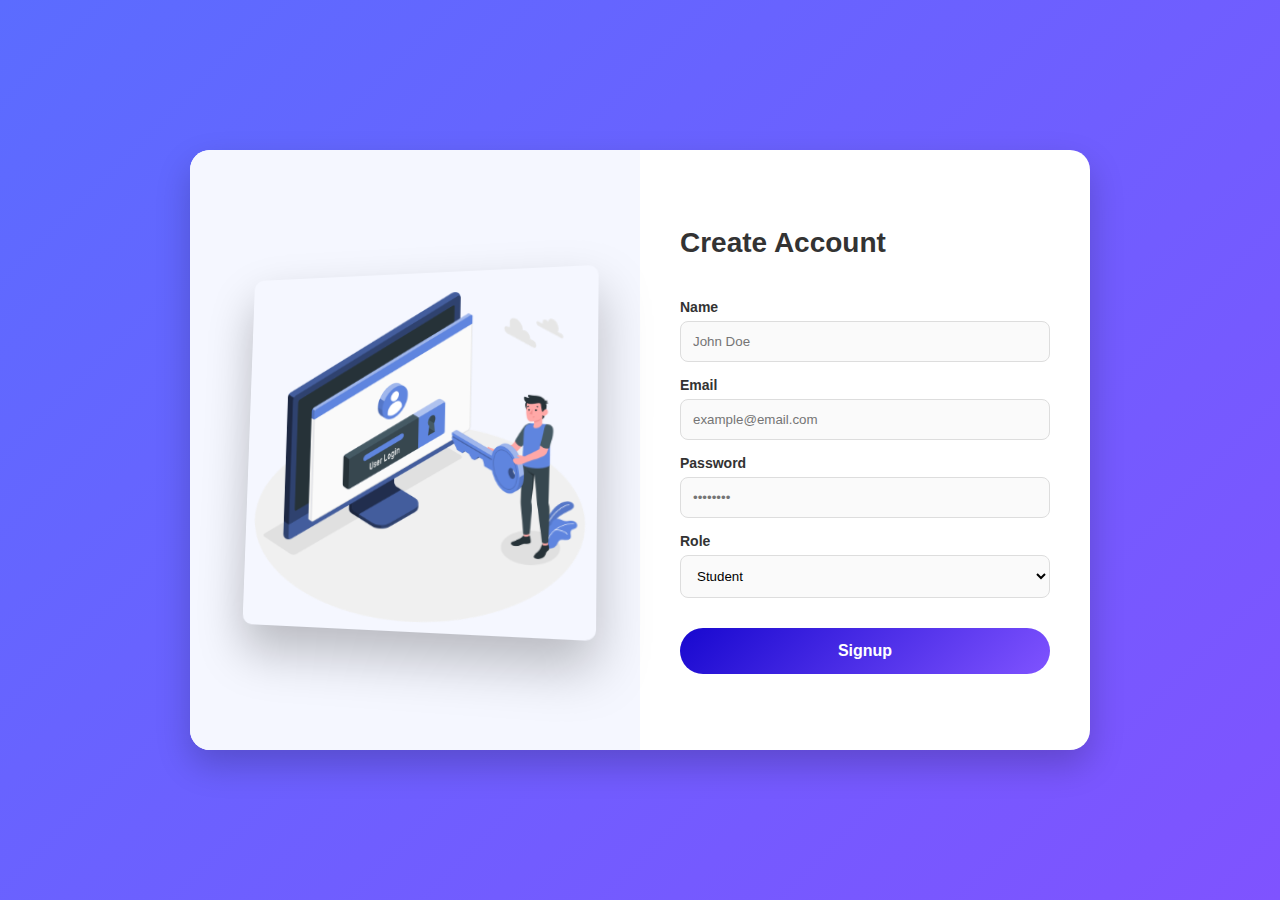
<file: Frontend/signup page/signup.html>
<!DOCTYPE html>
<html lang="en">
<head>
  <meta charset="UTF-8">
  <meta name="viewport" content="width=device-width, initial-scale=1.0">
  <title>Signup | Focus</title>
  <link rel="stylesheet" href="signup.css">
</head>
<body>

<div class="container">

  <div class="left">
    <div class="image-3d">
      <img src="Login-amico.png" alt="Signup Illustration">
    </div>
  </div>

  <div class="right">
    <h1>Create Account</h1>
    
    <form id="signupForm">
      
      <label for="name">Name</label>
      <input type="text" id="name" placeholder="John Doe" required>

      <label for="email">Email</label>
      <input type="email" id="email" placeholder="example@email.com" required>

      <label for="password">Password</label>
      <input type="password" id="password" placeholder="••••••••" required>
      <label for="role">Role</label>
      <select id="role">
        <option value="student">Student</option>
        <option value="faculty">Faculty</option>
      </select>

      <div id="messageBox" class="message-box"></div>

      <button class="btn" type="submit" id="submitBtn">Signup</button>
      
    </form>

  </div>
</div>

<script src="signup.js"></script>

</body>
</html>
</file>
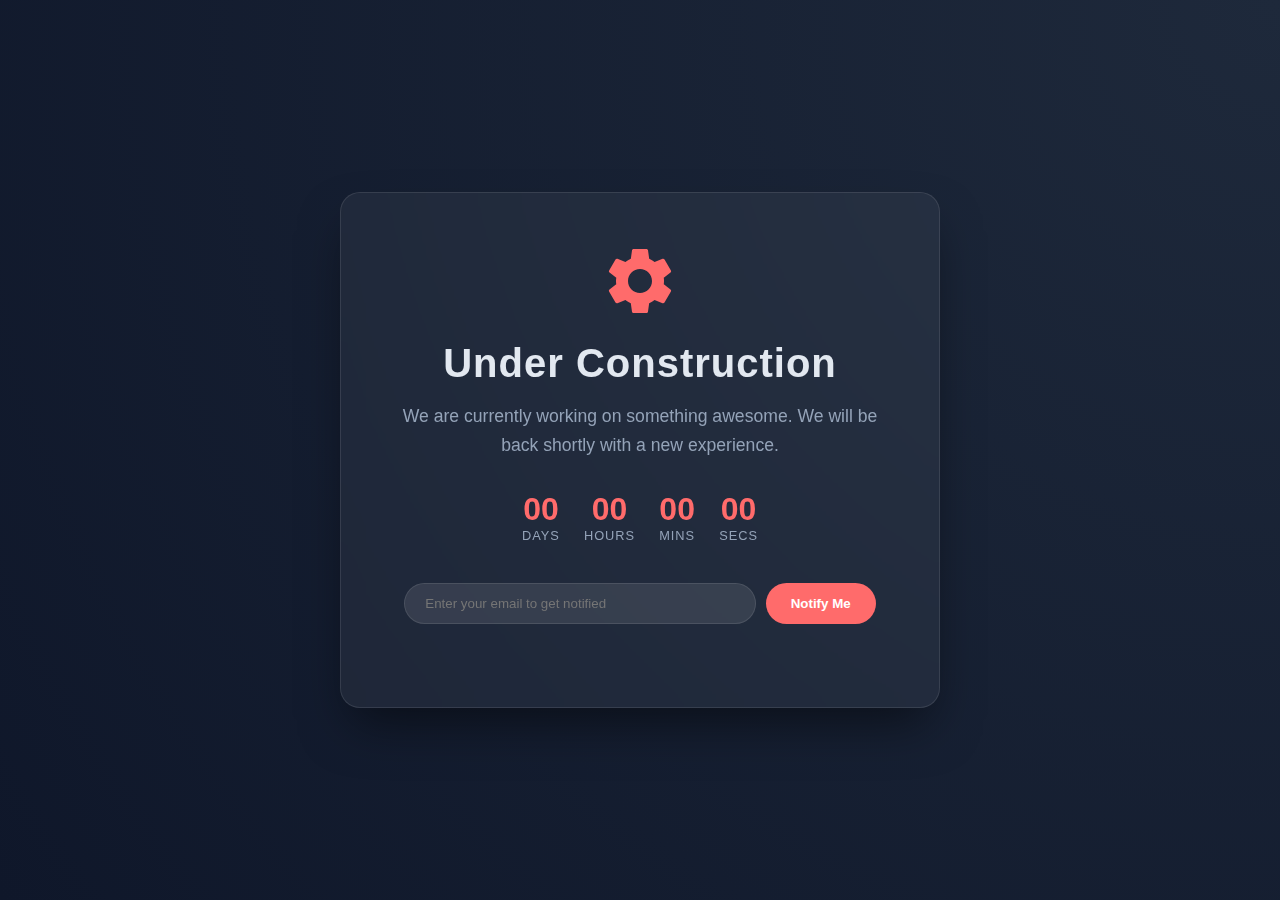
<file: Frontend/student dashboard/maintainance.html>
<!DOCTYPE html>
<html lang="en">
<head>
    <meta charset="UTF-8">
    <meta name="viewport" content="width=device-width, initial-scale=1.0">
    <title>Site Under Construction</title>
    <style>
        /* --- CSS STYLES --- */
        :root {
            --primary-color: #ff6b6b; /* Soft Red/Orange */
            --bg-color: #0f172a;      /* Dark Blue/Slate */
            --text-color: #e2e8f0;    /* Off-white */
            --glass-bg: rgba(255, 255, 255, 0.05);
            --glass-border: rgba(255, 255, 255, 0.1);
        }

        * {
            margin: 0;
            padding: 0;
            box-sizing: border-box;
            font-family: 'Segoe UI', Tahoma, Geneva, Verdana, sans-serif;
        }

        body {
            background-color: var(--bg-color);
            background-image: radial-gradient(circle at top right, #1e293b, var(--bg-color));
            color: var(--text-color);
            height: 100vh;
            display: flex;
            justify-content: center;
            align-items: center;
            overflow: hidden;
        }

        /* Main Container */
        .container {
            text-align: center;
            background: var(--glass-bg);
            backdrop-filter: blur(10px);
            border: 1px solid var(--glass-border);
            padding: 3rem;
            border-radius: 20px;
            box-shadow: 0 25px 50px -12px rgba(0, 0, 0, 0.5);
            max-width: 600px;
            width: 90%;
            animation: fadeIn 1.5s ease-out;
        }

        /* Icon Animation */
        .gear-icon {
            width: 80px;
            height: 80px;
            margin-bottom: 1rem;
            fill: var(--primary-color);
            animation: spin 10s linear infinite;
        }

        h1 {
            font-size: 2.5rem;
            margin-bottom: 1rem;
            letter-spacing: 1px;
        }

        p {
            font-size: 1.1rem;
            color: #94a3b8;
            margin-bottom: 2rem;
            line-height: 1.6;
        }

        /* Countdown Timer Styles */
        .countdown {
            display: flex;
            justify-content: center;
            gap: 1.5rem;
            margin-bottom: 2.5rem;
        }

        .time-box {
            display: flex;
            flex-direction: column;
            align-items: center;
        }

        .time-val {
            font-size: 2rem;
            font-weight: bold;
            color: var(--primary-color);
        }

        .time-text {
            font-size: 0.8rem;
            text-transform: uppercase;
            letter-spacing: 1px;
            color: #94a3b8;
        }

        /* Form Styles */
        .notify-form {
            display: flex;
            gap: 10px;
            justify-content: center;
        }

        input[type="email"] {
            padding: 12px 20px;
            border-radius: 50px;
            border: none;
            outline: none;
            width: 70%;
            background: rgba(255, 255, 255, 0.1);
            color: white;
            border: 1px solid var(--glass-border);
            transition: all 0.3s ease;
        }

        input[type="email"]:focus {
            background: rgba(255, 255, 255, 0.2);
            border-color: var(--primary-color);
        }

        button {
            padding: 12px 25px;
            border-radius: 50px;
            border: none;
            background-color: var(--primary-color);
            color: white;
            font-weight: bold;
            cursor: pointer;
            transition: transform 0.2s ease, background 0.3s;
        }

        button:hover {
            transform: scale(1.05);
            background-color: #ff5252;
        }

        /* Feedback Message */
        #message {
            margin-top: 15px;
            font-size: 0.9rem;
            height: 20px; /* reserve space */
            color: #4ade80; /* Green for success */
            opacity: 0;
            transition: opacity 0.5s;
        }

        /* Animations */
        @keyframes spin { 
            100% { transform: rotate(360deg); } 
        }

        @keyframes fadeIn {
            from { opacity: 0; transform: translateY(20px); }
            to { opacity: 1; transform: translateY(0); }
        }

        /* Mobile Adjustments */
        @media (max-width: 480px) {
            h1 { font-size: 1.8rem; }
            .countdown { gap: 0.8rem; }
            .time-val { font-size: 1.5rem; }
            .notify-form { flex-direction: column; }
            input[type="email"] { width: 100%; }
            button { width: 100%; }
        }
    </style>
</head>
<body>

    <div class="container">
        <svg class="gear-icon" xmlns="http://www.w3.org/2000/svg" viewBox="0 0 24 24">
            <path d="M19.14,12.94c0.04-0.3,0.06-0.61,0.06-0.94c0-0.32-0.02-0.64-0.07-0.94l2.03-1.58c0.18-0.14,0.23-0.41,0.12-0.61 l-1.92-3.32c-0.12-0.22-0.37-0.29-0.59-0.22l-2.39,0.96c-0.5-0.38-1.03-0.7-1.62-0.94L14.4,2.81c-0.04-0.24-0.24-0.41-0.48-0.41 h-3.84c-0.24,0-0.43,0.17-0.47,0.41L9.25,5.35C8.66,5.59,8.12,5.92,7.63,6.29L5.24,5.33c-0.22-0.08-0.47,0-0.59,0.22L2.74,8.87 C2.62,9.08,2.66,9.34,2.86,9.48l2.03,1.58C4.84,11.36,4.8,11.69,4.8,12s0.02,0.64,0.07,0.94l-2.03,1.58 c-0.18,0.14-0.23,0.41-0.12,0.61l1.92,3.32c0.12,0.22,0.37,0.29,0.59,0.22l2.39-0.96c0.5,0.38,1.03,0.7,1.62,0.94l0.36,2.54 c0.05,0.24,0.24,0.41,0.48,0.41h3.84c0.24,0,0.44-0.17,0.47-0.41l0.36-2.54c0.59-0.24,1.13-0.56,1.62-0.94l2.39,0.96 c0.22,0.08,0.47,0,0.59-0.22l1.92-3.32c0.12-0.22,0.07-0.47-0.12-0.61L19.14,12.94z M12,15.6c-1.98,0-3.6-1.62-3.6-3.6 s1.62-3.6,3.6-3.6s3.6,1.62,3.6,3.6S13.98,15.6,12,15.6z"/>
        </svg>

        <h1>Under Construction</h1>
        <p>We are currently working on something awesome. We will be back shortly with a new experience.</p>

        <div class="countdown">
            <div class="time-box">
                <span class="time-val" id="days">00</span>
                <span class="time-text">Days</span>
            </div>
            <div class="time-box">
                <span class="time-val" id="hours">00</span>
                <span class="time-text">Hours</span>
            </div>
            <div class="time-box">
                <span class="time-val" id="minutes">00</span>
                <span class="time-text">Mins</span>
            </div>
            <div class="time-box">
                <span class="time-val" id="seconds">00</span>
                <span class="time-text">Secs</span>
            </div>
        </div>

        <form class="notify-form" onsubmit="handleSubscribe(event)">
            <input type="email" placeholder="Enter your email to get notified" required>
            <button type="submit">Notify Me</button>
        </form>
        <div id="message">Thanks! We'll be in touch.</div>
    </div>

    <script>
        /* --- JAVASCRIPT LOGIC --- */

        // 1. Set the date we're counting down to (10 days from now for demo purposes)
        const countDownDate = new Date();
        countDownDate.setDate(countDownDate.getDate() + 10); // Adds 10 days to current date

        // 2. Update the count down every 1 second
        const x = setInterval(function() {

            // Get today's date and time
            const now = new Date().getTime();

            // Find the distance between now and the count down date
            const distance = countDownDate - now;

            // Time calculations for days, hours, minutes and seconds
            const days = Math.floor(distance / (1000 * 60 * 60 * 24));
            const hours = Math.floor((distance % (1000 * 60 * 60 * 24)) / (1000 * 60 * 60));
            const minutes = Math.floor((distance % (1000 * 60 * 60)) / (1000 * 60));
            const seconds = Math.floor((distance % (1000 * 60)) / 1000);

            // Output the result in the elements with id="demo"
            document.getElementById("days").innerText = days < 10 ? "0" + days : days;
            document.getElementById("hours").innerText = hours < 10 ? "0" + hours : hours;
            document.getElementById("minutes").innerText = minutes < 10 ? "0" + minutes : minutes;
            document.getElementById("seconds").innerText = seconds < 10 ? "0" + seconds : seconds;

            // If the count down is over, write some text 
            if (distance < 0) {
                clearInterval(x);
                document.querySelector(".countdown").innerHTML = "EXPIRED";
            }
        }, 1000);

        // 3. Handle Form Subscription
        function handleSubscribe(e) {
            e.preventDefault(); // Stop page refresh
            const msgElement = document.getElementById('message');
            const input = document.querySelector('input[type="email"]');
            
            // Simulate an API call
            msgElement.style.opacity = "1";
            input.value = ""; // Clear input
            
            // Hide message after 3 seconds
            setTimeout(() => {
                msgElement.style.opacity = "0";
            }, 3000);
        }
    </script>
</body>
</html>
</file>
<file: Frontend/signup page/signup.css>
* { margin: 0; padding: 0; box-sizing: border-box; font-family: "Segoe UI", sans-serif; }

body { 
  background: linear-gradient(135deg, #5b6cff, #7f53ff); 
  display: flex; 
  justify-content: center; 
  align-items: center; 
  min-height: 100vh; 
  padding: 20px; 
}

.container { 
  width: 900px; 
  max-width: 95%; 
  background: #fff; 
  border-radius: 20px; 
  display: flex; 
  overflow: hidden; 
  box-shadow: 0 15px 35px rgba(0,0,0,0.2); 
  min-height: 600px;
}

/* --- Left Side --- */
.left { 
  width: 50%; 
  background: #f5f7ff; 
  display: flex; 
  flex-direction: column; 
  align-items: center; 
  justify-content: center; 
}

.image-3d { perspective: 1000px; width: 100%; display: flex; justify-content: center; }
.image-3d img { 
  width: 80%; 
  transition: transform 0.4s ease, box-shadow 0.4s ease; 
  transform: rotateY(-15deg) rotateX(5deg); 
  box-shadow: 0 25px 50px rgba(0, 0, 0, 0.25); 
  border-radius: 10px; 
}
.image-3d img:hover { transform: rotateY(0deg) rotateX(0deg) scale(1.05); }

/* --- Right Side --- */
.right { 
  width: 50%; 
  padding: 40px; 
  display: flex; 
  flex-direction: column; 
  justify-content: center; 
}

h1 { font-size: 28px; color: #333; margin-bottom: 25px; }

label { font-size: 14px; color: #333; margin-top: 15px; display: block; font-weight: 600; }

input, select {
  width: 100%;
  padding: 12px;
  margin-top: 6px;
  border-radius: 8px;
  border: 1px solid #ddd;
  outline: none;
  transition: 0.3s;
  background: #fafafa;
}

input:focus, select:focus { 
  border-color: #7f53ff; 
  background: #fff;
  box-shadow: 0 0 0 4px rgba(127, 83, 255, 0.1);
}

/* Buttons */
.btn { 
  margin-top: 30px; 
  width: 100%; 
  padding: 14px; 
  background: linear-gradient(135deg, #1808cf, #7f53ff); 
  color: #fff; 
  border: none; 
  border-radius: 30px; 
  cursor: pointer; 
  font-size: 16px; 
  font-weight: 600; 
  transition: 0.3s; 
}

.btn:hover { opacity: 0.9; transform: translateY(-2px); }
.btn:disabled { background: #ccc; cursor: not-allowed; transform: none; }

/* Message Box */
.message-box {
  margin-top: 15px;
  padding: 10px;
  border-radius: 8px;
  font-size: 14px;
  text-align: center;
  display: none; 
}
.message-box.error { background: #ffe6e6; color: #d93025; border: 1px solid #ffcccc; display: block; }
.message-box.success { background: #e6fffa; color: #00a884; border: 1px solid #ccfbf1; display: block; }

@media (max-width: 768px) { 
  .container { flex-direction: column; height: auto; } 
  .left { display: none; } 
  .right { width: 100%; padding: 30px; } 
}
</file>
